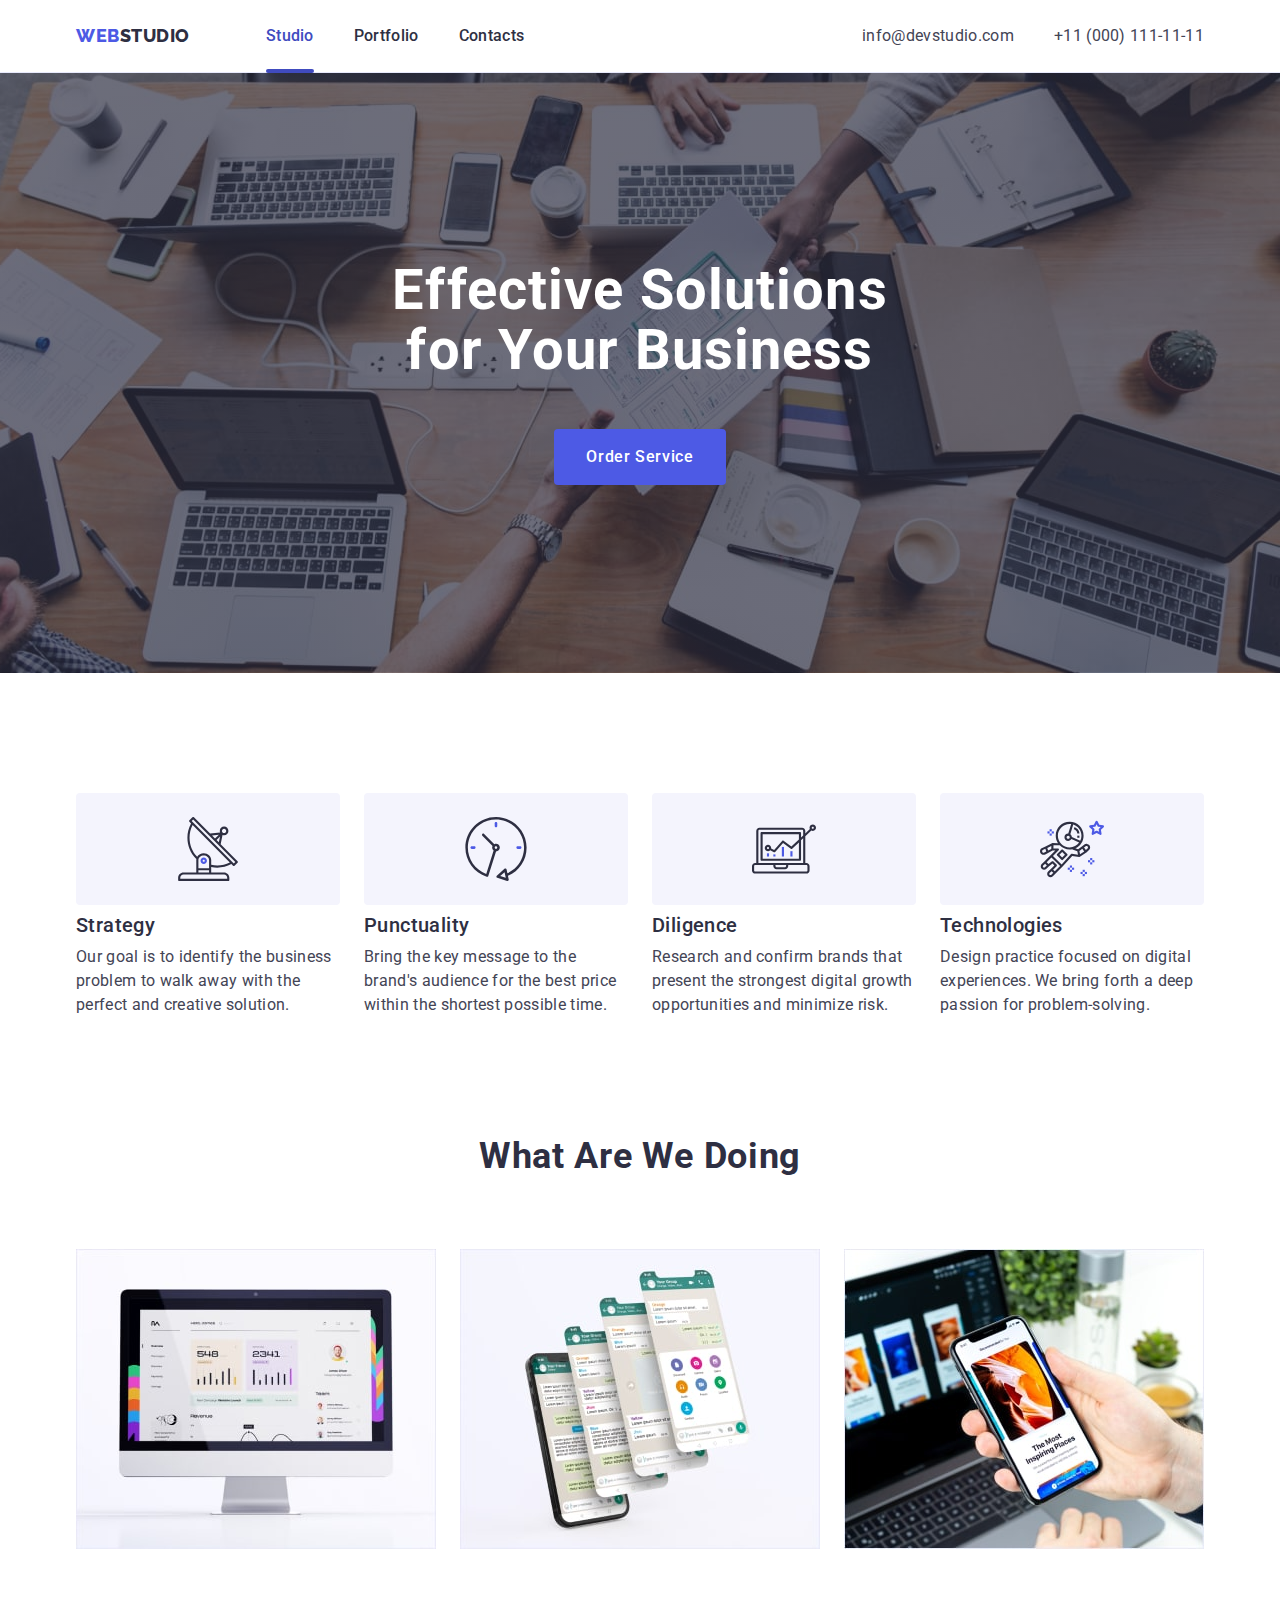
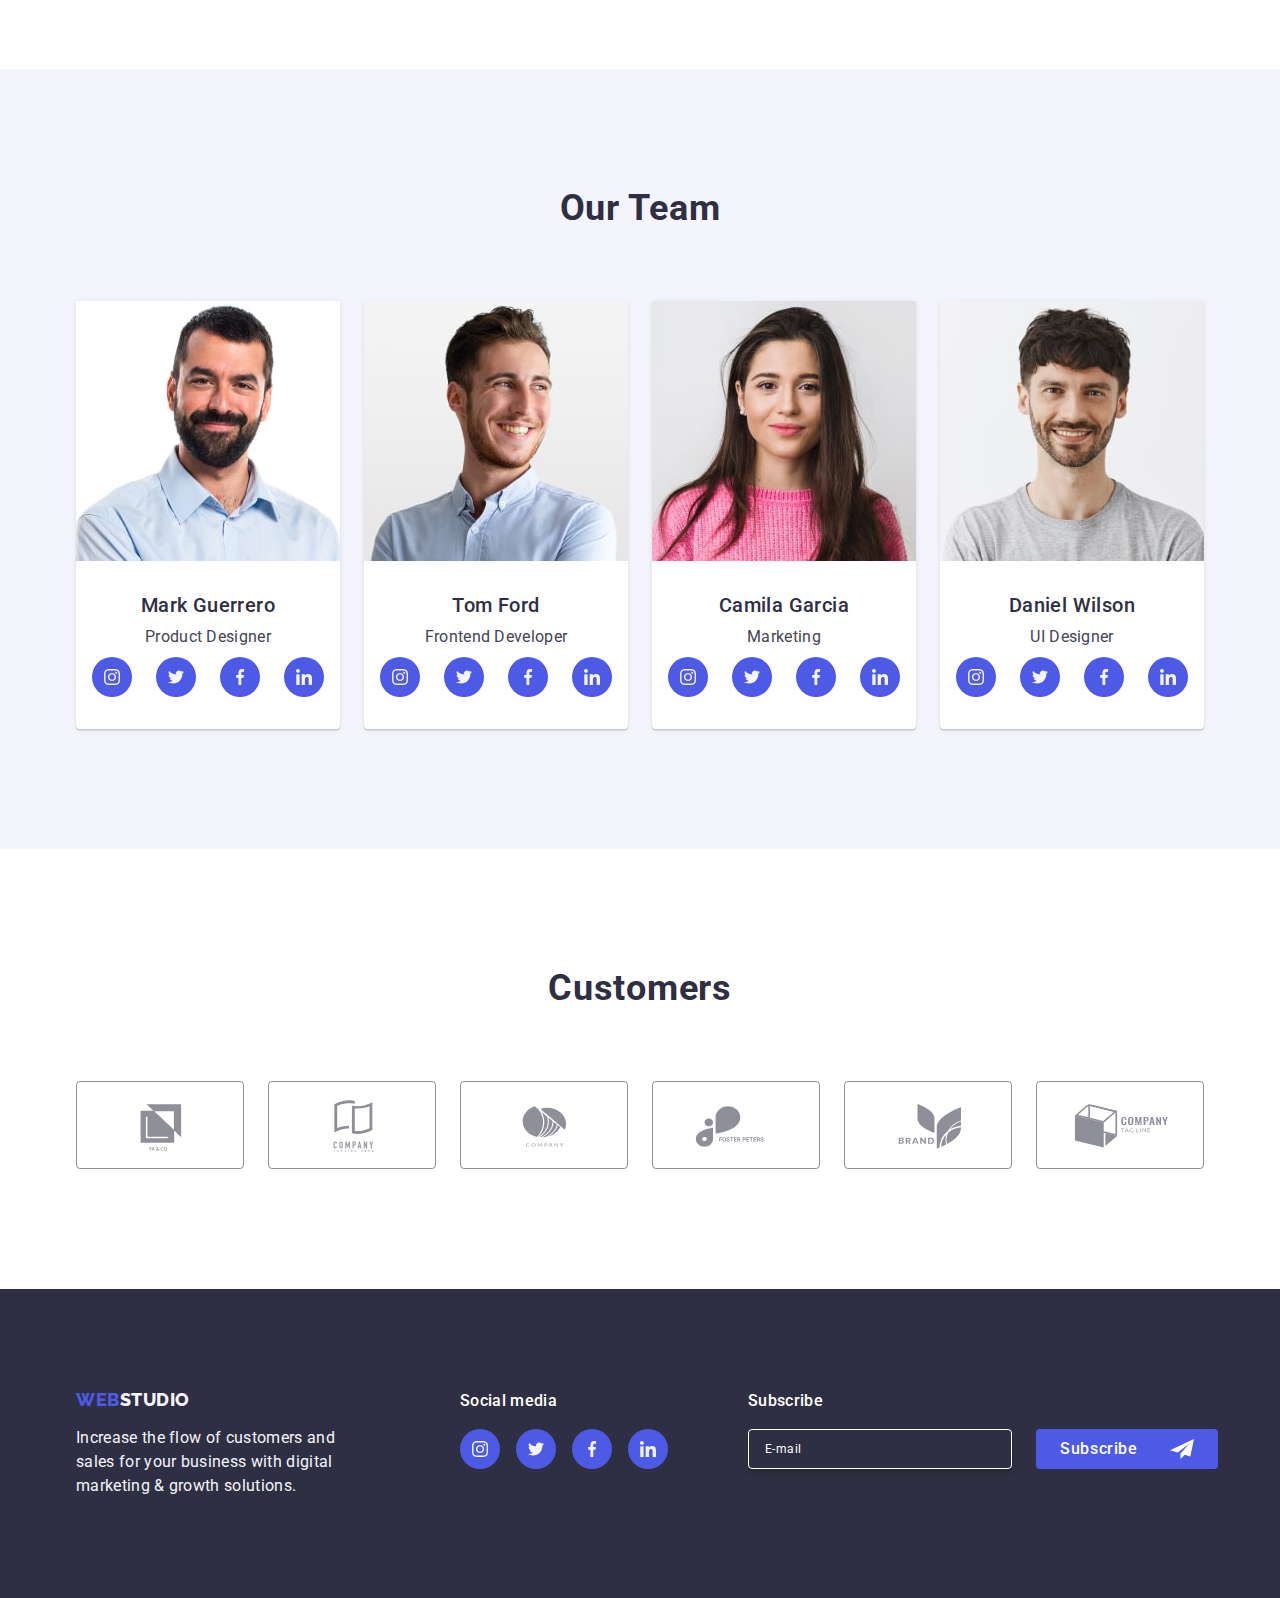
<file: index.html>
<!DOCTYPE html>
<html lang="en">
  <head>
    <meta charset="UTF-8" />
    <meta name="viewport" content="width=device-width, initial-scale=1.0" />
    <meta name="description" content="Effective Solutions for Your Business" />
    <title>WEBSTUDIO</title>
    <link rel="preconnect" href="https://fonts.googleapis.com" />
    <link rel="preconnect" href="https://fonts.gstatic.com" crossorigin />
    <link
      href="https://fonts.googleapis.com/css2?family=Raleway:wght@800&family=Roboto:wght@400;500;700;900&display=swap"
      rel="stylesheet"
    />
    <link
      rel="stylesheet"
      href="https://cdnjs.cloudflare.com/ajax/libs/modern-normalize/2.0.0/modern-normalize.min.css"
    />
    <link rel="stylesheet" href="./css/styles.css" />
  </head>
  <body>
    <header class="header-section">
      <div class="container header">
        <nav class="header-nav">
          <a class="link logo" href="./index.html"
            >Web<span class="logo-span">Studio</span></a
          >
          <ul class="list nav-list">
            <li>
              <a class="link menu-item current" href="./index.html">Studio</a>
            </li>
            <li>
              <a class="link menu-item" href="./portfolio.html">Portfolio</a>
            </li>
            <li>
              <a class="link menu-item" href="">Contacts</a>
            </li>
          </ul>
        </nav>
        <address class="address">
          <ul class="list address-list">
            <li>
              <a class="link address-item" href="mailto:info@devstudio.com"
                >info@devstudio.com</a
              >
            </li>
            <li>
              <a class="link address-item" href="tel:+110001111111"
                >+11 (000) 111-11-11</a
              >
            </li>
          </ul>
        </address>
      </div>
    </header>
    <main>
      <!-- Hero-Section -->
      <section class="hero">
        <div class="container">
          <h1 class="hero-title">Effective Solutions for Your Business</h1>
          <button class="hero-btn" type="button" data-modal-open>
            Order Service
          </button>
        </div>
      </section>
      <section class="section benefits">
        <div class="container">
          <h2 class="visually-hidden">Benefits</h2>
          <!-- This h2 is hidden for users -->
          <ul class="list benefits-list">
            <li class="benefits-item">
              <div class="benefits-wrap-icon">
                <svg width="64" height="64">
                  <use href="./images/icons.svg#icon-antenna"></use>
                </svg>
              </div>
              <h3 class="item-title benefit-title">Strategy</h3>
              <p class="item-text">
                Our goal is to identify the business problem to walk away with
                the perfect and creative solution.
              </p>
            </li>
            <li class="benefits-item">
              <div class="benefits-wrap-icon">
                <svg width="64" height="64">
                  <use href="./images/icons.svg#icon-clock"></use>
                </svg>
              </div>
              <h3 class="item-title benefit-title">Punctuality</h3>
              <p class="item-text">
                Bring the key message to the brand's audience for the best price
                within the shortest possible time.
              </p>
            </li>
            <li class="benefits-item">
              <div class="benefits-wrap-icon">
                <svg width="64" height="64">
                  <use href="./images/icons.svg#icon-diagram"></use>
                </svg>
              </div>
              <h3 class="item-title benefit-title">Diligence</h3>
              <p class="item-text">
                Research and confirm brands that present the strongest digital
                growth opportunities and minimize risk.
              </p>
            </li>
            <li class="benefits-item">
              <div class="benefits-wrap-icon">
                <svg width="64" height="64">
                  <use href="./images/icons.svg#icon-astronaut"></use>
                </svg>
              </div>
              <h3 class="item-title benefit-title">Technologies</h3>
              <p class="item-text">
                Design practice focused on digital experiences. We bring forth a
                deep passion for problem-solving.
              </p>
            </li>
          </ul>
        </div>
      </section>
      <!-- What are we doing -->
      <section class="section work-section">
        <div class="container">
          <h2 class="title-section">What are we doing</h2>
          <ul class="list work-list">
            <li class="work-item">
              <img
                src="./images/img-01.jpg"
                alt="website on monitor"
                width="360"
                height="300"
              />
            </li>
            <li class="work-item">
              <img
                src="./images/img-02.jpg"
                alt="application on the phone"
                width="360"
                height="300"
              />
            </li>
            <li class="work-item">
              <img
                src="./images/img-03.jpg"
                alt="website on laptop & application on the phone"
                width="360"
                height="300"
              />
            </li>
          </ul>
        </div>
      </section>
      <!-- Our Team -->
      <section class="section team">
        <div class="container">
          <h2 class="title-section">Our Team</h2>
          <ul class="list team-list">
            <li class="team-item">
              <img
                src="./images/mark.jpg"
                alt="Mark's picture"
                width="264"
                height="260"
              />
              <div class="item-description">
                <h3 class="item-title center team-name">Mark Guerrero</h3>
                <p class="item-text center">Product Designer</p>
                <ul class="list social">
                  <li class="social-icon">
                    <a class="link social-link" href="#">
                      <svg class="icon-svg" width="16" height="16">
                        <use href="./images/icons.svg#icon-instagram"></use>
                      </svg>
                    </a>
                  </li>
                  <li class="social-icon">
                    <a class="link social-link" href="#">
                      <svg class="icon-svg" width="16" height="16">
                        <use href="./images/icons.svg#icon-twitter"></use>
                      </svg>
                    </a>
                  </li>
                  <li class="social-icon">
                    <a class="link social-link" href="#">
                      <svg class="icon-svg" width="16" height="16">
                        <use href="./images/icons.svg#icon-facebook"></use>
                      </svg>
                    </a>
                  </li>
                  <li class="social-icon">
                    <a class="link social-link" href="#">
                      <svg class="icon-svg" width="16" height="16">
                        <use href="./images/icons.svg#icon-linkedin"></use>
                      </svg>
                    </a>
                  </li>
                </ul>
              </div>
            </li>
            <li class="team-item">
              <img
                src="./images/tom.jpg"
                alt="Tom's picture"
                width="264"
                height="260"
              />
              <div class="item-description">
                <h3 class="item-title center team-name">Tom Ford</h3>
                <p class="item-text center">Frontend Developer</p>
                <ul class="list social">
                  <li class="social-icon">
                    <a class="link social-link" href="#">
                      <svg class="icon-svg" width="16" height="16">
                        <use href="./images/icons.svg#icon-instagram"></use>
                      </svg>
                    </a>
                  </li>
                  <li class="social-icon">
                    <a class="link social-link" href="#">
                      <svg class="icon-svg" width="16" height="16">
                        <use href="./images/icons.svg#icon-twitter"></use>
                      </svg>
                    </a>
                  </li>
                  <li class="social-icon">
                    <a class="link social-link" href="#">
                      <svg class="icon-svg" width="16" height="16">
                        <use href="./images/icons.svg#icon-facebook"></use>
                      </svg>
                    </a>
                  </li>
                  <li class="social-icon">
                    <a class="link social-link" href="#">
                      <svg class="icon-svg" width="16" height="16">
                        <use href="./images/icons.svg#icon-linkedin"></use>
                      </svg>
                    </a>
                  </li>
                </ul>
              </div>
            </li>
            <li class="team-item">
              <img
                src="./images/camila.jpg"
                alt="Camila's picture"
                width="264"
                height="260"
              />
              <div class="item-description">
                <h3 class="item-title center team-name">Camila Garcia</h3>
                <p class="item-text center">Marketing</p>
                <ul class="list social">
                  <li class="social-icon">
                    <a class="link social-link" href="#">
                      <svg class="icon-svg" width="16" height="16">
                        <use href="./images/icons.svg#icon-instagram"></use>
                      </svg>
                    </a>
                  </li>
                  <li class="social-icon">
                    <a class="link social-link" href="#">
                      <svg class="icon-svg" width="16" height="16">
                        <use href="./images/icons.svg#icon-twitter"></use>
                      </svg>
                    </a>
                  </li>
                  <li class="social-icon">
                    <a class="link social-link" href="#">
                      <svg class="icon-svg" width="16" height="16">
                        <use href="./images/icons.svg#icon-facebook"></use>
                      </svg>
                    </a>
                  </li>
                  <li class="social-icon">
                    <a class="link social-link" href="#">
                      <svg class="icon-svg" width="16" height="16">
                        <use href="./images/icons.svg#icon-linkedin"></use>
                      </svg>
                    </a>
                  </li>
                </ul>
              </div>
            </li>
            <li class="team-item">
              <img
                src="./images/daniel.jpg"
                alt="Daniel's picture"
                width="264"
                height="260"
              />
              <div class="item-description">
                <h3 class="item-title center team-name">Daniel Wilson</h3>
                <p class="item-text center">UI Designer</p>
                <ul class="list social">
                  <li class="social-icon">
                    <a class="link social-link" href="#">
                      <svg class="icon-svg" width="16" height="16">
                        <use href="./images/icons.svg#icon-instagram"></use>
                      </svg>
                    </a>
                  </li>
                  <li class="social-icon">
                    <a class="link social-link" href="#">
                      <svg class="icon-svg" width="16" height="16">
                        <use href="./images/icons.svg#icon-twitter"></use>
                      </svg>
                    </a>
                  </li>
                  <li class="social-icon">
                    <a class="link social-link" href="#">
                      <svg class="icon-svg" width="16" height="16">
                        <use href="./images/icons.svg#icon-facebook"></use>
                      </svg>
                    </a>
                  </li>
                  <li class="social-icon">
                    <a class="link social-link" href="#">
                      <svg class="icon-svg" width="16" height="16">
                        <use href="./images/icons.svg#icon-linkedin"></use>
                      </svg>
                    </a>
                  </li>
                </ul>
              </div>
            </li>
          </ul>
        </div>
      </section>
      <!-- Customers -->
      <section class="section customers">
        <div class="container">
          <h2 class="title-section">Customers</h2>
          <ul class="list customers-list">
            <li class="customers-item">
              <a class="link customers-link" href="#">
                <svg class="customers-icon" width="104" height="56">
                  <use href="./images/icons.svg#icon-logo-1"></use>
                </svg>
              </a>
            </li>
            <li class="customers-item">
              <a class="link customers-link" href="#">
                <svg class="customers-icon" width="104" height="56">
                  <use href="./images/icons.svg#icon-logo-2"></use>
                </svg>
              </a>
            </li>
            <li class="customers-item">
              <a class="link customers-link" href="#">
                <svg class="customers-icon" width="104" height="56">
                  <use href="./images/icons.svg#icon-logo-3"></use>
                </svg>
              </a>
            </li>
            <li class="customers-item">
              <a class="link customers-link" href="#">
                <svg class="customers-icon" width="104" height="56">
                  <use href="./images/icons.svg#icon-logo-4"></use>
                </svg>
              </a>
            </li>
            <li class="customers-item">
              <a class="link customers-link" href="#">
                <svg class="customers-icon" width="104" height="56">
                  <use href="./images/icons.svg#icon-logo-5"></use>
                </svg>
              </a>
            </li>
            <li class="customers-item">
              <a class="link customers-link" href="#">
                <svg class="customers-icon" width="104" height="56">
                  <use href="./images/icons.svg#icon-logo-6"></use>
                </svg>
              </a>
            </li>
          </ul>
        </div>
      </section>
    </main>
    <!-- Footer -->
    <footer class="footer">
      <div class="container">
        <div class="logo-box">
          <a class="link logo" href="./index.html"
            >Web<span class="logo-span">Studio</span></a
          >
          <p class="item-text footer-txt">
            Increase the flow of customers and sales for your business with
            digital marketing & growth solutions.
          </p>
        </div>
        <div>
          <p class="item-text social-txt">Social media</p>
          <ul class="list social">
            <li class="social-icon">
              <a class="link social-link" href="#">
                <svg class="icon-svg" width="24" height="24">
                  <use href="./images/icons.svg#icon-instagram"></use>
                </svg>
              </a>
            </li>
            <li class="social-icon">
              <a class="link social-link" href="#">
                <svg class="icon-svg" width="24" height="24">
                  <use href="./images/icons.svg#icon-twitter"></use>
                </svg>
              </a>
            </li>
            <li class="social-icon">
              <a class="link social-link" href="#">
                <svg class="icon-svg" width="24" height="24">
                  <use href="./images/icons.svg#icon-facebook"></use>
                </svg>
              </a>
            </li>
            <li class="social-icon">
              <a class="link social-link" href="#">
                <svg class="icon-svg" width="24" height="24">
                  <use href="./images/icons.svg#icon-linkedin"></use>
                </svg>
              </a>
            </li>
          </ul>
        </div>
        <div class="subscribe">
          <p class="item-text social-txt">Subscribe</p>
          <form class="subscribe-form">
            <label class="subscribe-label">
              <input
                class="subscribe-imput"
                type="email"
                name="e-mail"
                placeholder="E-mail"
              />
            </label>
            <button class="subscribe-btn" type="submit">
              Subscribe
              <svg class="icon-svg subscribe-icon" width="24" height="24">
                <use href="./images/icons.svg#icon-subscribe"></use>
              </svg>
            </button>
          </form>
        </div>
      </div>
    </footer>

    <!-- Modal window -->
    <div class="backdrop is-hidden" data-modal>
      <div class="modal">
        <button class="modal-btn" type="button" data-modal-close>
          <svg class="modal-btn-icon" width="8" height="8">
            <use href="./images/icons.svg#icon-close-black"></use>
          </svg>
        </button>

        <!-- Form -->
        <p class="item-text form-title">
          Leave your contacts and we will call you back
        </p>
        <form class="modal-form" name="order">
          <!-- Name -->
          <div class="form-wrap">
            <label class="form-label" for="user-name">Name</label>
            <div class="form-box">
              <input
                class="form-imput"
                type="text"
                name="user-name"
                id="user-name"
              />
              <svg class="form-icon" width="18" height="24">
                <use href="./images/icons.svg#icon-person"></use>
              </svg>
            </div>
          </div>
          <!-- Phone -->
          <div class="form-wrap">
            <label class="form-label" for="phone">Phone</label>
            <div class="form-box">
              <input class="form-imput" type="text" name="phone" id="phone" />
              <svg class="form-icon" width="18" height="24">
                <use href="./images/icons.svg#icon-phone"></use>
              </svg>
            </div>
          </div>
          <!-- Email -->
          <div class="form-wrap">
            <label class="form-label" for="email">Email</label>
            <div class="form-box">
              <input class="form-imput" type="text" name="email" id="email" />
              <svg class="form-icon" width="18" height="24">
                <use href="./images/icons.svg#icon-email"></use>
              </svg>
            </div>
          </div>
          <!-- Comment -->
          <div class="form-wrap-comment">
            <label class="form-label" for="user-comment">Comment</label>
            <textarea
              class="form-textarea"
              name="user-comment"
              id="user-comment"
              cols="30"
              rows="3"
              placeholder="Text input"
            ></textarea>
          </div>
          <div class="form-wrap-checkbox">
            <input
              class="visually-hidden"
              type="checkbox"
              name="user-privacy"
              id="user-privacy"
              value="true"
            />
            <label class="form-label label-checkbox" for="user-privacy">
              <span class="agreement-box">
                <svg class="agreement-icon" width="10" height="8">
                  <use href="./images/icons.svg#icon-click"></use>
                </svg>
              </span>
              I accept the terms and conditions of the&thinsp;
              <a class="form-link" href="#">Privacy Policy</a>
            </label>
          </div>
          <button class="hero-btn" type="submit">Send</button>
        </form>
      </div>
    </div>
    <script src="./js/modal.js"></script>
  </body>
</html>
</file>
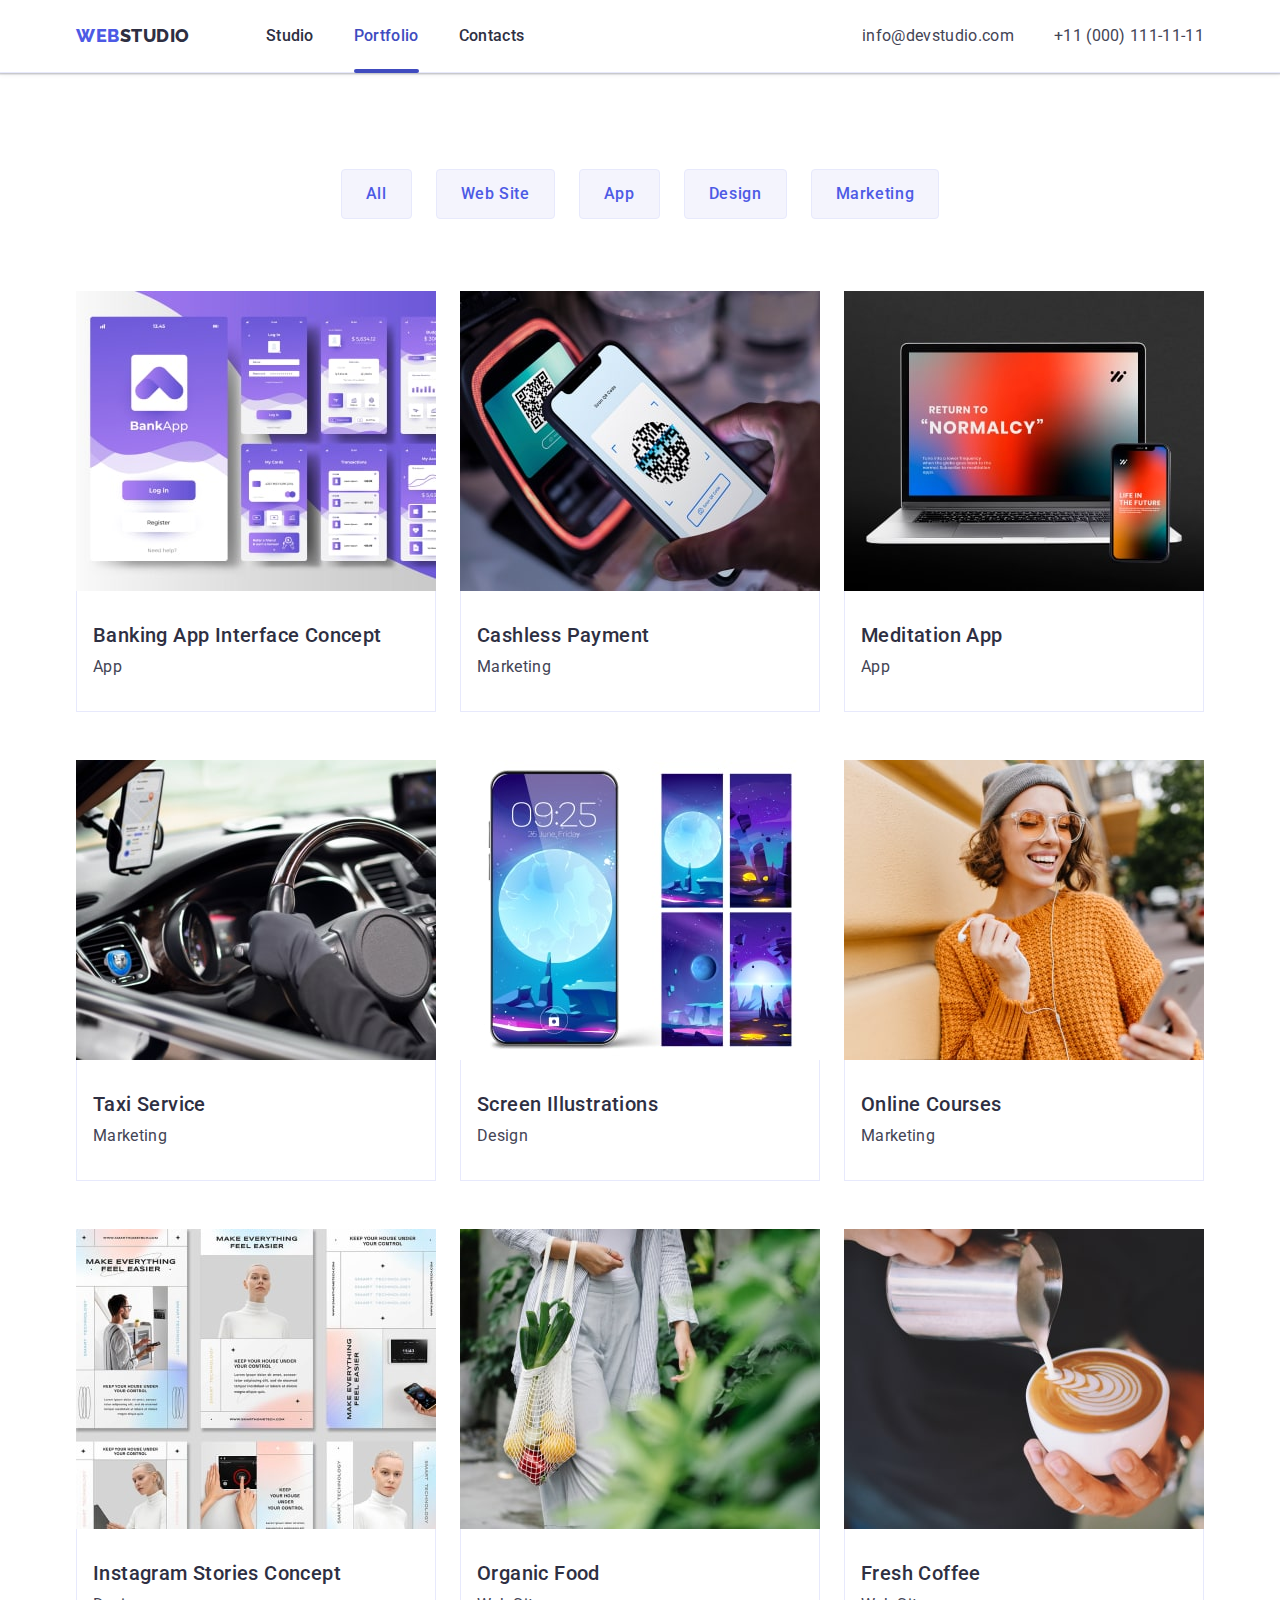
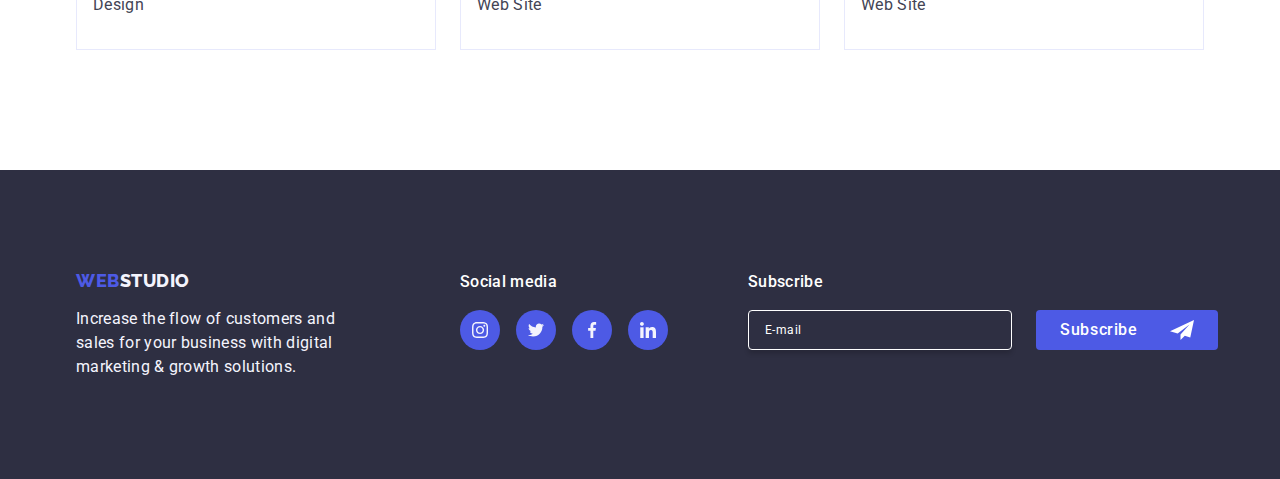
<file: portfolio.html>
<!DOCTYPE html>
<html lang="en">
  <head>
    <meta charset="UTF-8" />
    <meta name="viewport" content="width=device-width, initial-scale=1.0" />
    <meta name="description" content="Effective Solutions for Your Business" />
    <title>WEBSTUDIO</title>
    <link rel="preconnect" href="https://fonts.googleapis.com" />
    <link rel="preconnect" href="https://fonts.gstatic.com" crossorigin />
    <link
      href="https://fonts.googleapis.com/css2?family=Raleway:wght@800&family=Roboto:wght@400;500;700;900&display=swap"
      rel="stylesheet"
    />
    <link
      rel="stylesheet"
      href="https://cdnjs.cloudflare.com/ajax/libs/modern-normalize/2.0.0/modern-normalize.min.css"
    />
    <link rel="stylesheet" href="./css/styles.css" />
  </head>
  <body>
    <header class="header-section">
      <div class="container header">
        <nav class="header-nav">
          <a class="link logo" href="./index.html"
            >Web<span class="logo-span">Studio</span></a
          >
          <ul class="list nav-list">
            <li>
              <a class="link menu-item" href="./index.html">Studio</a>
            </li>
            <li>
              <a class="link menu-item current" href="./portfolio.html"
                >Portfolio</a
              >
            </li>
            <li><a class="link menu-item" href="">Contacts</a></li>
          </ul>
        </nav>
        <address class="address">
          <ul class="list address-list">
            <li>
              <a class="link address-item" href="mailto:info@devstudio.com"
                >info@devstudio.com</a
              >
            </li>
            <li>
              <a class="link address-item" href="tel:+110001111111"
                >+11 (000) 111-11-11</a
              >
            </li>
          </ul>
        </address>
      </div>
    </header>

    <main>
      <section class="section-portfolio">
        <div class="container">
          <h1 class="visually-hidden">Portfolio</h1>
          <!-- This h1 is hidden for users -->
          <!-- Menu of works -->
          <ul class="list portfolio-menu">
            <li>
              <button class="portfolio-btn" type="button">All</button>
            </li>
            <li>
              <button class="portfolio-btn" type="button">Web Site</button>
            </li>
            <li>
              <button class="portfolio-btn" type="button">App</button>
            </li>
            <li>
              <button class="portfolio-btn" type="button">Design</button>
            </li>
            <li>
              <button class="portfolio-btn" type="button">Marketing</button>
            </li>
          </ul>
          <!-- Pictures of works -->
          <ul class="list portfolio-img">
            <li class="portfolio-img-item">
              <a class="link portfolio-link" href="#">
                <div class="portfolio-img-box">
                  <img
                    src="./images/portfolio-1.jpg"
                    alt="Picture of Banking App Interface"
                    width="360"
                    height="300"
                  />
                  <p class="overlay item-text">
                    14 Stylish and User-Friendly App Design Concepts · Task
                    Manager App · Calorie Tracker App · Exotic Fruit Ecommerce
                    App · Cloud Storage App
                  </p>
                </div>
                <div class="item-description portfolio-description">
                  <h2 class="item-title">Banking App Interface Concept</h2>
                  <p class="item-text txt">App</p>
                </div>
              </a>
            </li>
            <li class="portfolio-img-item">
              <a class="link portfolio-link" href="#">
                <div class="portfolio-img-box">
                  <img
                    src="./images/portfolio-2.jpg"
                    alt="Cashless Payment on a phone"
                    width="360"
                    height="300"
                  />
                  <p class="overlay item-text">
                    14 Stylish and User-Friendly App Design Concepts · Task
                    Manager App · Calorie Tracker App · Exotic Fruit Ecommerce
                    App · Cloud Storage App
                  </p>
                </div>
                <div class="item-description portfolio-description">
                  <h2 class="item-title">Cashless Payment</h2>
                  <p class="item-text txt">Marketing</p>
                </div>
              </a>
            </li>
            <li class="portfolio-img-item">
              <a class="link portfolio-link" href="#">
                <div class="portfolio-img-box">
                  <img
                    src="./images/portfolio-3.jpg"
                    alt="App on a laptop"
                    width="360"
                    height="300"
                  />
                  <p class="overlay item-text">
                    14 Stylish and User-Friendly App Design Concepts · Task
                    Manager App · Calorie Tracker App · Exotic Fruit Ecommerce
                    App · Cloud Storage App
                  </p>
                </div>
                <div class="item-description portfolio-description">
                  <h2 class="item-title">Meditation App</h2>
                  <p class="item-text txt">App</p>
                </div>
              </a>
            </li>
            <li class="portfolio-img-item">
              <a class="link portfolio-link" href="#">
                <div class="portfolio-img-box">
                  <img
                    src="./images/portfolio-4.jpg"
                    alt="Phone near a steering wheel in a car"
                    width="360"
                    height="300"
                  />
                  <p class="overlay item-text">
                    14 Stylish and User-Friendly App Design Concepts · Task
                    Manager App · Calorie Tracker App · Exotic Fruit Ecommerce
                    App · Cloud Storage App
                  </p>
                </div>
                <div class="item-description portfolio-description">
                  <h2 class="item-title">Taxi Service</h2>
                  <p class="item-text txt">Marketing</p>
                </div>
              </a>
            </li>
            <li class="portfolio-img-item">
              <a class="link portfolio-link" href="#">
                <div class="portfolio-img-box">
                  <img
                    src="./images/portfolio-5.jpg"
                    alt="Phone and different screen illustrations"
                    width="360"
                    height="300"
                  />
                  <p class="overlay item-text">
                    14 Stylish and User-Friendly App Design Concepts · Task
                    Manager App · Calorie Tracker App · Exotic Fruit Ecommerce
                    App · Cloud Storage App
                  </p>
                </div>
                <div class="item-description portfolio-description">
                  <h2 class="item-title">Screen Illustrations</h2>
                  <p class="item-text txt">Design</p>
                </div>
              </a>
            </li>
            <li class="portfolio-img-item">
              <a class="link portfolio-link" href="#">
                <div class="portfolio-img-box">
                  <img
                    src="./images/portfolio-6.jpg"
                    alt="Girl with a phone"
                    width="360"
                    height="300"
                  />
                  <p class="overlay item-text">
                    14 Stylish and User-Friendly App Design Concepts · Task
                    Manager App · Calorie Tracker App · Exotic Fruit Ecommerce
                    App · Cloud Storage App
                  </p>
                </div>
                <div class="item-description portfolio-description">
                  <h2 class="item-title">Online Courses</h2>
                  <p class="item-text txt">Marketing</p>
                </div>
              </a>
            </li>
            <li class="portfolio-img-item">
              <a class="link portfolio-link" href="#">
                <div class="portfolio-img-box">
                  <img
                    src="./images/portfolio-7.jpg"
                    alt="Pictures for Instagram Stories"
                    width="360"
                    height="300"
                  />
                  <p class="overlay item-text">
                    14 Stylish and User-Friendly App Design Concepts · Task
                    Manager App · Calorie Tracker App · Exotic Fruit Ecommerce
                    App · Cloud Storage App
                  </p>
                </div>
                <div class="item-description portfolio-description">
                  <h2 class="item-title">Instagram Stories Concept</h2>
                  <p class="item-text txt">Design</p>
                </div>
              </a>
            </li>
            <li class="portfolio-img-item">
              <a class="link portfolio-link" href="#">
                <div class="portfolio-img-box">
                  <img
                    src="./images/portfolio-8.jpg"
                    alt="Person with a vegetables in a bag"
                    width="360"
                    height="300"
                  />
                  <p class="overlay item-text">
                    14 Stylish and User-Friendly App Design Concepts · Task
                    Manager App · Calorie Tracker App · Exotic Fruit Ecommerce
                    App · Cloud Storage App
                  </p>
                </div>
                <div class="item-description portfolio-description">
                  <h2 class="item-title">Organic Food</h2>
                  <p class="item-text txt">Web Site</p>
                </div>
              </a>
            </li>
            <li class="portfolio-img-item">
              <a class="link portfolio-link" href="#">
                <div class="portfolio-img-box">
                  <img
                    src="./images/portfolio-9.jpg"
                    alt="Person pours a cup of coffee"
                    width="360"
                    height="300"
                  />
                  <p class="overlay item-text">
                    14 Stylish and User-Friendly App Design Concepts · Task
                    Manager App · Calorie Tracker App · Exotic Fruit Ecommerce
                    App · Cloud Storage App
                  </p>
                </div>
                <div class="item-description portfolio-description">
                  <h2 class="item-title">Fresh Coffee</h2>
                  <p class="item-text txt">Web Site</p>
                </div>
              </a>
            </li>
          </ul>
        </div>
      </section>
    </main>

    <footer class="footer">
      <div class="container">
        <div class="logo-box">
          <a class="link logo" href="./index.html"
            >Web<span class="logo-span">Studio</span></a
          >
          <p class="item-text footer-txt">
            Increase the flow of customers and sales for your business with
            digital marketing & growth solutions.
          </p>
        </div>
        <div>
          <p class="item-text social-txt">Social media</p>
          <ul class="list social">
            <li class="social-icon">
              <a class="link social-link" href="#">
                <svg class="icon-svg" width="24" height="24">
                  <use href="./images/icons.svg#icon-instagram"></use>
                </svg>
              </a>
            </li>
            <li class="social-icon">
              <a class="link social-link" href="#">
                <svg class="icon-svg" width="24" height="24">
                  <use href="./images/icons.svg#icon-twitter"></use>
                </svg>
              </a>
            </li>
            <li class="social-icon">
              <a class="link social-link" href="#">
                <svg class="icon-svg" width="24" height="24">
                  <use href="./images/icons.svg#icon-facebook"></use>
                </svg>
              </a>
            </li>
            <li class="social-icon">
              <a class="link social-link" href="#">
                <svg class="icon-svg" width="24" height="24">
                  <use href="./images/icons.svg#icon-linkedin"></use>
                </svg>
              </a>
            </li>
          </ul>
        </div>
        <div class="subscribe">
          <p class="item-text social-txt">Subscribe</p>
          <form class="subscribe-form">
            <label class="subscribe-label">
              <input
                class="subscribe-imput"
                type="email"
                name="e-mail"
                placeholder="E-mail"
              />
            </label>
            <button class="subscribe-btn" type="submit">
              Subscribe
              <svg class="icon-svg subscribe-icon" width="24" height="24">
                <use href="./images/icons.svg#icon-subscribe"></use>
              </svg>
            </button>
          </form>
        </div>
      </div>
    </footer>
  </body>
</html>
</file>
<file: css/styles.css>
:root {
  --primary-brand-color: #4d5ae5;
  --pressed-state-color: #404bbf;
  --dark-color: #2e2f42;
  --success-color: #31d0aa;
  --text-color: #434455;
  --subtle-text-color: #8e8f99;
  --accent-color: #e7e9fc;
  --light-color: #f4f4fd;
  /* --modal-overlay-color: #2e2f42; */
  --hero-background-color: #2e2f42;
  --white-background-color: #fff;
  --modal-background-color: #fcfcfc;
  --transition-cub: cubic-bezier(0.4, 0, 0.2, 1);
}

body {
  font-family: Roboto, sans-serif;
  color: var(--text-color);
  background-color: var(--white-background-color);
}

h1,
h2,
h3,
p {
  margin: 0;
}

ul {
  margin: 0;
  padding: 0;
}

img {
  display: block;
  width: 100%;
  height: auto;
}

.list {
  list-style: none;
}

.nav-list {
  display: flex;
  gap: 40px;
}

.link {
  text-decoration: none;
}

.container {
  max-width: 1158px;
  padding: 0 15px;
  margin: 0 auto;
}

.section {
  padding: 120px 0;
}

.visually-hidden {
  position: absolute;
  width: 1px;
  height: 1px;
  margin: -1px;
  border: 0;
  padding: 0;
  white-space: nowrap;
  clip-path: inset(100%);
  clip: rect(0 0 0 0);
  overflow: hidden;
}

/* header */

.header-section {
  border-bottom: 1px solid var(--accent-color);
  box-shadow: 0px 1px 6px 0px rgba(46, 47, 66, 0.08),
    0px 1px 1px 0px rgba(46, 47, 66, 0.16),
    0px 2px 1px 0px rgba(46, 47, 66, 0.08);
}

.header {
  display: flex;
  align-items: center;
}

.header-nav {
  display: flex;
  justify-content: space-between;
  align-items: center;
}

.menu-item {
  position: relative;
  color: var(--dark-color);
  font-size: 16px;
  font-weight: 500;
  line-height: 1.5;
  letter-spacing: 0.02em;
  padding: 24px 0;
  display: inline-block;
  transition: color 250ms var(--transition-cub);
}

.menu-item::after {
  content: "";
  display: block;
  width: 100%;
  height: 4px;
  border-radius: 2px;
  background-color: transparent;
  position: absolute;
  bottom: -1px;
  left: 0;
}

.current {
  color: var(--pressed-state-color);
}

.menu-item.current::after {
  background-color: var(--pressed-state-color);
  color: var(--pressed-state-color);
}

.logo {
  color: var(--primary-brand-color);
  font-family: Raleway, sans-serif;
  text-transform: uppercase;
  font-size: 18px;
  font-weight: 800;
  line-height: 1.17;
  letter-spacing: 0.03em;
  margin-right: 76px;
  display: inline-block;
}

.logo-span {
  color: var(--dark-color);
}

.address {
  margin-left: auto;
}

.address-list {
  display: flex;
  gap: 40px;
}

.address-item {
  font-style: normal;
  color: var(--text-color);
  font-size: 16px;
  line-height: 1.5;
  letter-spacing: 0.02em;
  display: inline-block;
  transition: color 250ms var(--transition-cub);
}

.menu-item:hover,
.menu-item:focus,
.address-item:hover,
.address-item:focus {
  color: var(--pressed-state-color);
}

/* hero */

.hero {
  max-width: 1440px;
  background-color: var(--dark-color);
  background-image: linear-gradient(
      rgba(46, 47, 66, 0.7),
      rgba(46, 47, 66, 0.7)
    ),
    url(../images/people-office.jpg);
  background-repeat: no-repeat;
  background-position: center;
  background-size: cover;
  padding: 188px 0;
  margin: 0 auto;
}

.hero-title {
  color: var(--white-background-color);
  text-align: center;
  font-size: 56px;
  font-weight: 700;
  line-height: 1.07;
  letter-spacing: 0.02em;
  margin-bottom: 48px;
  max-width: 496px;
  margin-left: auto;
  margin-right: auto;
}

.box-btn {
  text-align: center;
}

.hero-btn {
  color: var(--white-background-color);
  font-family: inherit;
  font-size: 16px;
  font-weight: 500;
  line-height: 1.5;
  letter-spacing: 0.04em;
  background-color: var(--primary-brand-color);
  border-radius: 4px;
  border: none;
  padding: 16px 32px;
  display: block;
  margin: 0 auto;
  cursor: pointer;
  min-width: 169px;
  height: 56px;
  transition: background-color 250ms var(--transition-cub);
}

.hero-btn:hover,
.hero-btn:focus {
  background-color: var(--pressed-state-color);
}

/* Benefits */

.benefits {
  padding: 120px 0;
}

.benefits-list {
  display: flex;
  gap: 24px;
}

.benefits-item {
  flex-basis: calc((100% - 72px) / 4);
}

.benefits-wrap-icon {
  background-color: var(--light-color);
  border-radius: 4px;
  padding: 24px 100px;
  margin-bottom: 8px;
  display: flex;
  justify-content: center;
  align-items: center;
  height: 112px;
}

.benefit-title {
  margin-bottom: 8px;
}

.item-title {
  color: var(--dark-color);
  font-size: 20px;
  font-weight: 500;
  line-height: 1.2;
  letter-spacing: 0.02em;
}

.item-text {
  font-size: 16px;
  line-height: 1.5;
  letter-spacing: 0.02em;
}

/* What are we doing */

.work-section {
  padding-top: 0;
}

.title-section {
  color: var(--dark-color);
  text-align: center;
  font-size: 36px;
  font-weight: 700;
  line-height: 1.11;
  letter-spacing: 0.02em;
  text-transform: capitalize;
  margin-bottom: 72px;
}

.work-list {
  display: flex;
  gap: 24px;
}

.work-item {
  flex-basis: calc((100% - 3 * 16px) / 3);
}

/* Our Team */

.team {
  background-color: var(--light-color);
}

.team-list {
  display: flex;
  gap: 24px;
}

.team-item {
  background-color: var(--white-background-color);
  border-radius: 0px 0px 4px 4px;
  box-shadow: 0px 2px 1px 0px rgba(46, 47, 66, 0.08),
    0px 1px 1px 0px rgba(46, 47, 66, 0.16),
    0px 1px 6px 0px rgba(46, 47, 66, 0.08);
}

.item-description {
  padding: 32px 0;
}

.center {
  text-align: center;
  margin-bottom: 8px;
}

.social-txt {
  font-weight: 500;
  padding-bottom: 16px;
}

.social {
  display: flex;
  gap: 24px;
  justify-content: center;
}

.social-icon {
  width: 40px;
  height: 40px;
}

.social-link {
  background-color: var(--primary-brand-color);
  width: 100%;
  height: 100%;
  display: flex;
  justify-content: center;
  align-items: center;
  border-radius: 50%;
  padding: 12px;
  transition: background-color 250ms var(--transition-cub);
}
.team .social-link:hover,
.team .social-link:focus {
  background-color: var(--pressed-state-color);
}

.icon-svg {
  fill: var(--light-color);
}

/* Customers */

.customers-list {
  fill: var(--subtle-text-color);
  display: flex;
  gap: 24px;
  justify-content: center;
  transition: fill 250ms var(--transition-cub);
}
.customers-list svg:hover {
  fill: var(--pressed-state-color);
}

.customers-item {
  width: calc((100% - 120px) / 6);
  height: 88px;
  /* border-radius: 4px;
  border: 1px solid var(--subtle-text-color); */
  /* padding: 16px 32px; */
  /* transition: border 250ms var(--transition-cub); */
}

.customers-link {
  width: 100%;
  height: 100%;
  border-radius: 4px;
  border: 1px solid var(--subtle-text-color);
  display: flex;
  justify-content: center;
  align-items: center;
  color: var(--subtle-text-color);
  padding: 16px 32px;
  transition: border-color 250ms var(--transition-cub),
    color 250ms var(--transition-cub);
}
.customers-link:hover,
.customers-link:focus {
  border: 1px solid var(--pressed-state-color);
  color: var(--pressed-state-color);
}

.customers-icon {
  fill: currentColor;
}

/* Footer */

.footer {
  background-color: var(--dark-color);
  padding-top: 100px;
  padding-bottom: 100px;
}

.footer .container {
  display: flex;
  align-items: baseline;
}

.logo-box {
  margin-right: 120px;
}

.footer .logo {
  margin-bottom: 16px;
}

.footer .logo-span {
  color: var(--light-color);
}

.footer .item-text {
  color: var(--light-color);
}

.footer-txt {
  width: 264px;
}

.footer .social-txt {
  color: var(--white-background-color);
  margin-bottom: 16px;
  padding-bottom: 0;
}

.footer .social {
  gap: 16px;
}

.footer .social-link:hover,
.footer .social-link:focus {
  background-color: var(--success-color);
}

.subscribe {
  margin-left: 80px;
}

.subscribe-form {
  display: flex;
  gap: 24px;
}

.subscribe-label {
  gap: 24px;
}

.subscribe-imput {
  width: 264px;
  height: 40px;
  border: 1px solid var(--white-background-color);
  border-radius: 4px;
  box-shadow: 0px 4px 4px 0px rgba(0, 0, 0, 0.15);
  background-color: transparent;
  padding: 8px 16px;
  color: var(--white-background-color);
  font-size: 12px;
  line-height: 1.5;
  letter-spacing: 0.04em;
}

.subscribe-imput::placeholder {
  color: var(--white-background-color);
  font-size: 12px;
  line-height: 2;
  letter-spacing: 0.04em;
}

.subscribe-imput:focus-within {
  color: var(--white-background-color);
}

.subscribe-btn {
  min-width: 165px;
  height: 40px;
  cursor: pointer;
  border-radius: 4px;
  border: none;
  background-color: var(--primary-brand-color);
  padding: 8px 24px;
  display: flex;
  gap: 16px;
  justify-content: center;
  align-items: center;
  color: var(--white-background-color);
  font-weight: 500;
  line-height: 1.5;
  letter-spacing: 0.04em;
  transition: background-color 250ms var(--transition-cub);
}

.subscribe-btn:hover,
.subscribe-btn:focus {
  background-color: var(--pressed-state-color);
}

.subscribe-icon {
  margin-left: 16px;
}

/* Portfolio */

.section-portfolio {
  padding: 96px 0 120px 0;
}

.portfolio-menu {
  display: flex;
  gap: 24px;
  padding: 0 271px;
  justify-content: center;
  margin-bottom: 72px;
}

.portfolio-menu li:nth-child(2) {
  flex-shrink: 0;
}

.portfolio-btn {
  color: var(--primary-brand-color);
  font-family: inherit;
  font-size: 16px;
  font-weight: 500;
  line-height: 1.5;
  letter-spacing: 0.04em;
  background: var(--light-color);
  border: 1px solid var(--accent-color);
  border-radius: 4px;
  padding: 12px 24px;
  transition: background-color 250ms var(--transition-cub),
    border-color 250ms var(--transition-cub), color 250ms var(--transition-cub),
    box-shadow 250ms var(--transition-cub);
}
.portfolio-btn:hover,
.portfolio-btn:focus {
  cursor: pointer;
  background: var(--pressed-state-color);
  border: 1px solid transparent;
  color: var(--white-background-color);
  box-shadow: 0px 2px 2px 0px rgba(0, 0, 0, 0.12),
    0px 2px 1px 0px rgba(0, 0, 0, 0.08), 0px 3px 1px 0px rgba(0, 0, 0, 0.1);
}

/* Pictures of works */

.portfolio-img {
  display: flex;
  flex-wrap: wrap;
  row-gap: 48px;
  column-gap: 24px;
}

.portfolio-img-item {
  flex-basis: calc((100% - 48px) / 3);
  transition: box-shadow 250ms var(--transition-cub);
}
.portfolio-img-item:hover,
.portfolio-img-item:focus {
  box-shadow: 0px 2px 1px 0px rgba(46, 47, 66, 0.08),
    0px 1px 1px 0px rgba(46, 47, 66, 0.16),
    0px 1px 6px 0px rgba(46, 47, 66, 0.08);
}

.portfolio-link {
  display: block;
  transition: box-shadow 250ms var(--transition-cub);
}
.portfolio-link:hover,
.portfolio-link:focus {
  box-shadow: 0px 1px 6px rgba(46, 47, 66, 0.08),
    0px 1px 1px rgba(46, 47, 66, 0.16), 0px 2px 1px rgba(46, 47, 66, 0.08);
}

.portfolio-link:hover p,
.portfolio-link:focus p {
  transform: translateY(0%);
}

.portfolio-img-box {
  position: relative;
  overflow: hidden;
}

.overlay {
  background-color: var(--primary-brand-color);
  color: var(--light-color);
  display: flex;
  justify-content: center;
  padding: 40px 32px;
  position: absolute;
  top: 0;
  left: 0;
  width: 100%;
  height: 100%;
  transform: translateY(100%);
  transition: transform 250ms var(--transition-cub);
}

.portfolio-img-item:hover .overlay {
  transform: translateY(0%);
}

.portfolio-img-item:focus .overlay {
  transform: translateY(0%);
}

.portfolio-description {
  padding-left: 16px;
  border: 1px solid var(--accent-color);
  border-top: none;
  padding: 32px 16px;
}

.portfolio-description h2 {
  margin-bottom: 8px;
}

.txt {
  color: var(--text-color);
}

/* Modal window */

.backdrop {
  position: fixed;
  top: 0;
  left: 0;
  width: 100%;
  height: 100%;
  background-color: rgba(46, 47, 66, 0.4);
  transition: opacity 250ms var(--transition-cub),
    visibility 250ms var(--transition-cub);
}

.backdrop.is-hidden {
  opacity: 0;
  pointer-events: none;
  visibility: hidden;
}

.modal {
  width: 408px;
  min-height: 584px;
  border-radius: 4px;
  background-color: var(--modal-background-color);
  box-shadow: 0px 2px 1px 0px rgba(0, 0, 0, 0.2),
    0px 1px 3px 0px rgba(0, 0, 0, 0.12), 0px 1px 1px 0px rgba(0, 0, 0, 0.14);
  position: absolute;
  top: 50%;
  left: 50%;
  transform: translate(-50%, -50%);
  transition: transform 250ms var(--transition-cub);
  padding: 72px 24px 24px 24px;
}

.backdrop.is-hidden .modal {
  transform: translateX(-50%) translateY(70%);
  opacity: 0;
}

.modal-btn {
  background-color: var(--accent-color);
  width: 24px;
  height: 24px;
  padding: 0;
  cursor: pointer;
  border-radius: 50%;
  border: 1px solid rgba(0, 0, 0, 0.1);
  display: flex;
  justify-content: center;
  align-items: center;
  position: absolute;
  top: 24px;
  right: 24px;
  transition: background-color 250ms var(--transition-cub),
    border 250ms var(--transition-cub);
}
.modal-btn:hover,
.modal-btn:focus {
  background-color: var(--pressed-state-color);
  border: none;
}

.modal-btn-icon {
  transition: fill 250ms var(--transition-cub);
}
.modal-btn:hover .modal-btn-icon,
.modal-btn:focus .modal-btn-icon {
  fill: var(--white-background-color);
}

/* Form */

.form-title {
  font-weight: 500;
  text-align: center;
  margin-bottom: 16px;
  color: var(--dark-color);
}

.form-wrap {
  margin-bottom: 8px;
}

.form-label {
  color: var(--subtle-text-color);
  font-size: 12px;
  line-height: 1.17;
  letter-spacing: 0.04em;
  margin-bottom: 4px;
  display: block;
}

.form-box {
  position: relative;
}

.form-imput {
  fill: var(--dark-color);
  height: 40px;
  width: 100%;
  padding-left: 38px;
  background-color: transparent;
  outline: transparent;
  border-radius: 4px;
  border: 1px solid rgba(46, 47, 66, 0.4);
  transition: border-color 250ms var(--transition-cub);
}

.form-imput:focus {
  outline: transparent;
  border-color: var(--primary-brand-color);
  padding-left: 38px;
}

.form-icon {
  fill: var(--dark-color);
  position: absolute;
  top: 50%;
  left: 16px;
  transform: translateY(-50%);
  transition: fill 250ms var(--transition-cub);
}

.form-icon:hover,
.form-icon:focus {
  fill: var(--primary-brand-color);
}

.form-imput:focus + .form-icon {
  fill: var(--primary-brand-color);
}

.form-wrap-comment {
  margin-bottom: 16px;
}

.form-textarea {
  resize: none;
  height: 120px;
  width: 100%;
  outline: transparent;
  border-radius: 4px;
  border: 1px solid rgba(46, 47, 66, 0.4);
  padding: 8px 16px;
  font-size: 12px;
  line-height: 1.17;
  letter-spacing: 0.04em;
  color: rgba(46, 47, 66, 0.4);
  background-color: transparent;
  transition: border-color 250ms var(--transition-cub);
}

.form-textarea:focus {
  outline: transparent;
  border-color: var(--primary-brand-color);
}

.form-wrap-checkbox {
  margin-bottom: 24px;
}

.label-checkbox {
  display: flex;
  align-items: center;
  display: block;
}

.agreement-box {
  fill: transparent;
  display: inline-flex;
  justify-content: center;
  align-items: center;
  width: 16px;
  height: 16px;
  border: 1px solid rgba(46, 47, 66, 0.4);
  border-radius: 2px;
  margin-right: 8px;
  transition: background-color 250ms var(--transition-cub),
    border 250ms var(--transition-cub), fill 250ms var(--transition-cub);
}

input[type="checkbox"]:checked + .label-checkbox > .agreement-box {
  background-color: var(--pressed-state-color);
  fill: var(--light-color);
  border: none;
}

.form-link {
  color: var(--primary-brand-color);
}
</file>
